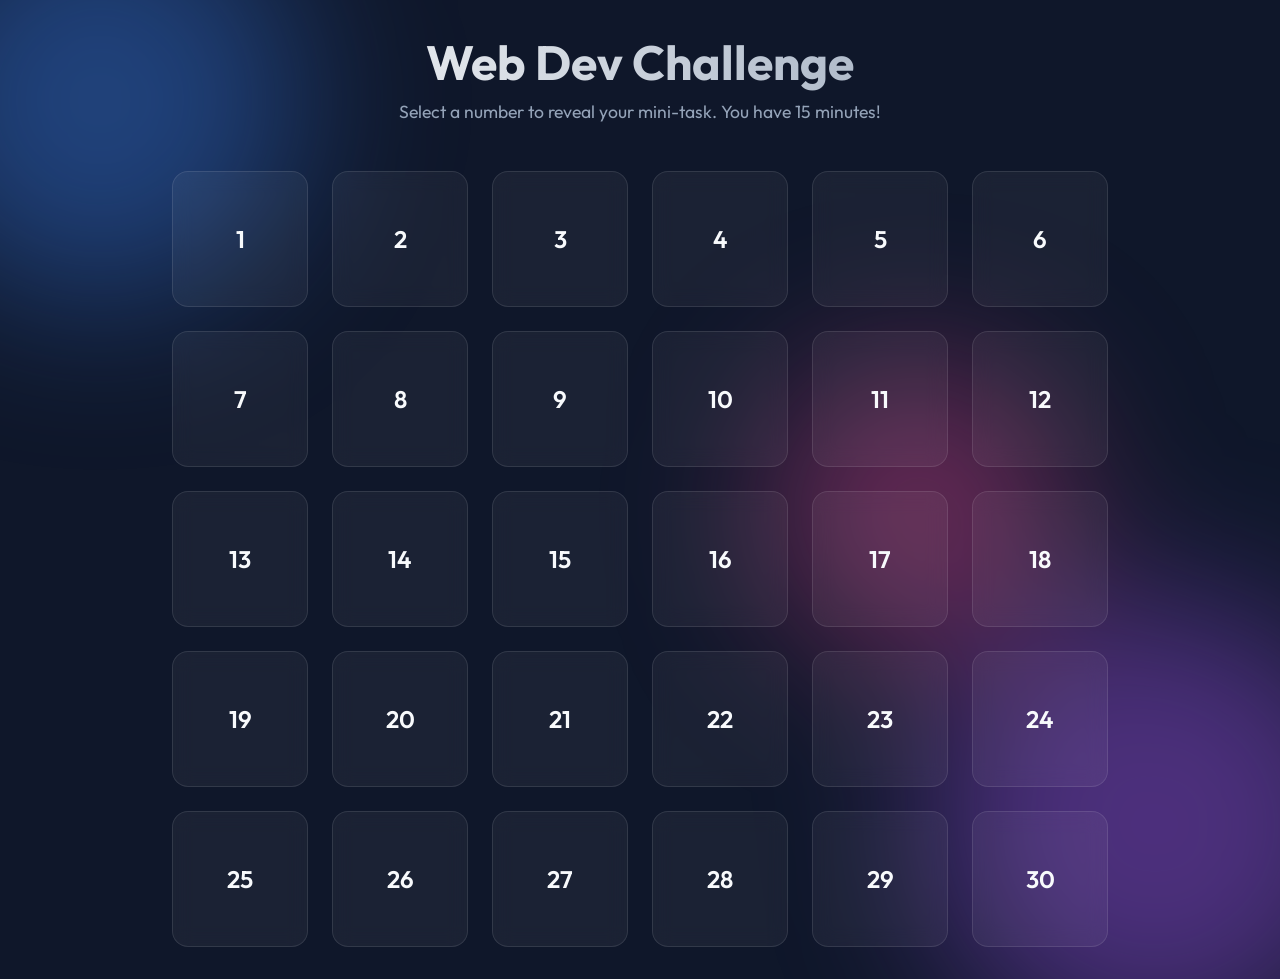
<file: index.html>
<!DOCTYPE html>
<html lang="en">

<head>
    <meta charset="UTF-8">
    <meta name="viewport" content="width=device-width, initial-scale=1.0">
    <title>Web Dev Mini-Tasks Challenge</title>
    <link rel="stylesheet" href="style.css">
    <link rel="preconnect" href="https://fonts.googleapis.com">
    <link rel="preconnect" href="https://fonts.gstatic.com" crossorigin>
    <link href="https://fonts.googleapis.com/css2?family=Outfit:wght@300;400;600;700&display=swap" rel="stylesheet">
</head>

<body>
    <div class="background-blobs">
        <div class="blob blob-1"></div>
        <div class="blob blob-2"></div>
        <div class="blob blob-3"></div>
    </div>

    <main class="container">
        <header>
            <h1>Web Dev Challenge</h1>
            <p>Select a number to reveal your mini-task. You have 15 minutes!</p>
        </header>

        <div class="grid" id="taskGrid">
            <!-- 30 numbers will be generated here -->
        </div>
    </main>

    <!-- Name Input Modal -->
    <div id="nameModal" class="modal">
        <div class="modal-content glass">
            <h2>Enter Your Name</h2>
            <p>To start the challenge, please provide your name.</p>
            <input type="text" id="userName" placeholder="Your Name" autocomplete="off">
            <button id="startBtn" class="btn-primary">Start Challenge</button>
        </div>
    </div>

    <!-- Task Modal -->
    <div id="taskModal" class="modal">
        <div class="modal-content glass">
            <div class="modal-header">
                <h2 id="modalTaskTitle">Task Title</h2>
                <div id="timerDisplay" class="timer">15:00</div>
            </div>
            <div class="modal-body">
                <div id="taskDescription"></div>
                <div class="task-meta">
                    <span id="taskTopic" class="badge">Topic</span>
                </div>
            </div>
            <div class="modal-footer">
                <button id="closeTaskBtn" class="btn-secondary">Close</button>
            </div>
        </div>
    </div>

    <!-- Time Elapsed Alert -->
    <div id="timeAlert" class="time-alert-overlay">
        <div class="time-alert-box glass">
            <h1>TIME ELAPSED!</h1>
            <p>Your 18 minutes (15 + 3 overtime) are up.</p>
            <button onclick="location.reload()" class="btn-primary">Try Another Task</button>
        </div>
    </div>

    <script src="script.js"></script>
</body>

</html>
</file>
<file: style.css>
:root {
    --primary: #6366f1;
    --primary-hover: #4f46e5;
    --bg-dark: #0f172a;
    --text-light: #f8fafc;
    --text-muted: #94a3b8;
    --glass-bg: rgba(255, 255, 255, 0.05);
    --glass-border: rgba(255, 255, 255, 0.1);
    --accent-1: #3b82f6;
    --accent-2: #a855f7;
    --accent-3: #ec4899;
}

* {
    margin: 0;
    padding: 0;
    box-sizing: border-box;
}

body {
    font-family: 'Outfit', sans-serif;
    background-color: var(--bg-dark);
    color: var(--text-light);
    min-height: 100vh;
    display: flex;
    justify-content: center;
    align-items: center;
    overflow-x: hidden;
}

/* Background Animations */
.background-blobs {
    position: fixed;
    top: 0;
    left: 0;
    width: 100%;
    height: 100%;
    z-index: -1;
    filter: blur(80px);
}

.blob {
    position: absolute;
    border-radius: 50%;
    opacity: 0.4;
    animation: move 20s infinite alternate;
}

.blob-1 {
    width: 400px;
    height: 400px;
    background: var(--accent-1);
    top: -100px;
    left: -100px;
}

.blob-2 {
    width: 450px;
    height: 450px;
    background: var(--accent-2);
    bottom: -150px;
    right: -100px;
    animation-delay: -5s;
}

.blob-3 {
    width: 300px;
    height: 300px;
    background: var(--accent-3);
    top: 40%;
    left: 60%;
    animation-delay: -10s;
}

@keyframes move {
    from {
        transform: translate(0, 0) scale(1);
    }

    to {
        transform: translate(100px, 100px) scale(1.1);
    }
}

.container {
    max-width: 1000px;
    width: 90%;
    padding: 2rem;
    text-align: center;
}

header {
    margin-bottom: 3rem;
}

header h1 {
    font-size: 3rem;
    font-weight: 700;
    background: linear-gradient(to right, #fff, #94a3b8);
    -webkit-background-clip: text;
    -webkit-text-fill-color: transparent;
    margin-bottom: 0.5rem;
}

header p {
    color: var(--text-muted);
    font-size: 1.1rem;
}

/* Grid Layout */
.grid {
    display: grid;
    grid-template-columns: repeat(auto-fit, minmax(120px, 1fr));
    gap: 1.5rem;
    perspective: 1000px;
}

.card-num {
    background: var(--glass-bg);
    border: 1px solid var(--glass-border);
    backdrop-filter: blur(10px);
    aspect-ratio: 1;
    display: flex;
    justify-content: center;
    align-items: center;
    font-size: 1.5rem;
    font-weight: 600;
    border-radius: 1rem;
    cursor: pointer;
    transition: all 0.4s cubic-bezier(0.175, 0.885, 0.32, 1.275);
    position: relative;
    overflow: hidden;
}

.card-num::before {
    content: '';
    position: absolute;
    top: 0;
    left: 0;
    width: 100%;
    height: 100%;
    background: linear-gradient(45deg, transparent, rgba(255, 255, 255, 0.1), transparent);
    transform: translateX(-100%);
    transition: 0.5s;
}

.card-num:hover {
    transform: translateY(-10px) scale(1.05);
    background: rgba(255, 255, 255, 0.1);
    box-shadow: 0 20px 40px rgba(0, 0, 0, 0.3);
    border-color: rgba(255, 255, 255, 0.3);
}

.card-num:hover::before {
    transform: translateX(100%);
}

/* Modals */
.modal {
    position: fixed;
    top: 0;
    left: 0;
    width: 100%;
    height: 100%;
    background: rgba(0, 0, 0, 0.8);
    display: none;
    justify-content: center;
    align-items: center;
    z-index: 100;
    padding: 1rem;
}

.modal.active {
    display: flex;
    animation: fadeIn 0.3s forwards;
}

.glass {
    background: rgba(30, 41, 59, 0.7);
    backdrop-filter: blur(20px);
    border: 1px solid var(--glass-border);
    border-radius: 2rem;
    padding: 3rem;
    max-width: 800px;
    width: 95%;
    max-height: 90vh;
    overflow-y: auto;
    box-shadow: 0 25px 50px -12px rgba(0, 0, 0, 0.5);
    transform: scale(0.9);
    transition: 0.3s;
}

.modal.active .glass {
    transform: scale(1);
}

/* Custom scrollbar for modal */
.glass::-webkit-scrollbar {
    width: 8px;
}

.glass::-webkit-scrollbar-track {
    background: transparent;
}

.glass::-webkit-scrollbar-thumb {
    background: var(--glass-border);
    border-radius: 10px;
}

@keyframes fadeIn {
    from {
        opacity: 0;
    }

    to {
        opacity: 1;
    }
}

.modal-header {
    display: flex;
    justify-content: space-between;
    align-items: center;
    margin-bottom: 1.5rem;
}

.timer {
    font-size: 1.25rem;
    font-weight: 700;
    color: var(--accent-1);
    background: rgba(59, 130, 246, 0.1);
    padding: 0.5rem 1rem;
    border-radius: 0.75rem;
}

.timer.overtime {
    color: #f59e0b;
    background: rgba(245, 158, 11, 0.1);
    animation: pulse 1s infinite;
}

@keyframes pulse {
    0% {
        transform: scale(1);
    }

    50% {
        transform: scale(1.05);
    }

    100% {
        transform: scale(1);
    }
}

/* Buttons and Inputs */
input[type="text"] {
    width: 100%;
    padding: 1rem 1.5rem;
    background: rgba(255, 255, 255, 0.05);
    border: 1px solid var(--glass-border);
    border-radius: 0.75rem;
    color: #fff;
    font-size: 1rem;
    margin: 1.5rem 0;
    outline: none;
    transition: 0.3s;
}

input[type="text"]:focus {
    border-color: var(--primary);
    background: rgba(255, 255, 255, 0.1);
}

.btn-primary {
    width: 100%;
    padding: 1rem;
    background: var(--primary);
    color: #fff;
    border: none;
    border-radius: 0.75rem;
    font-size: 1rem;
    font-weight: 600;
    cursor: pointer;
    transition: all 0.3s;
}

.btn-primary:hover {
    background: var(--primary-hover);
    transform: translateY(-2px);
    box-shadow: 0 10px 20px rgba(99, 102, 241, 0.3);
}

.btn-secondary {
    padding: 0.75rem 1.5rem;
    background: transparent;
    border: 1px solid var(--glass-border);
    color: var(--text-muted);
    border-radius: 0.75rem;
    cursor: pointer;
    transition: 0.3s;
}

.btn-secondary:hover {
    border-color: #fff;
    color: #fff;
}

/* Badges */
.badge {
    display: inline-block;
    padding: 0.25rem 0.75rem;
    border-radius: 9999px;
    font-size: 0.75rem;
    font-weight: 600;
    background: var(--primary);
    color: #fff;
}

/* Time Elapsed Alert */
.time-alert-overlay {
    position: fixed;
    top: 0;
    left: 0;
    width: 100%;
    height: 100%;
    background: #000;
    z-index: 1000;
    display: none;
    flex-direction: column;
    justify-content: center;
    align-items: center;
    text-align: center;
}

.time-alert-box {
    max-width: 600px;
}

.time-alert-box h1 {
    font-size: 5rem;
    color: #ef4444;
    margin-bottom: 1rem;
    letter-spacing: -2px;
}

.time-alert-box p {
    font-size: 1.5rem;
    margin-bottom: 2rem;
    color: var(--text-muted);
}

/* Responsive */
@media (max-width: 640px) {
    header h1 {
        font-size: 2rem;
    }

    .grid {
        grid-template-columns: repeat(3, 1fr);
    }

    .glass {
        padding: 2rem;
    }
}
</file>
